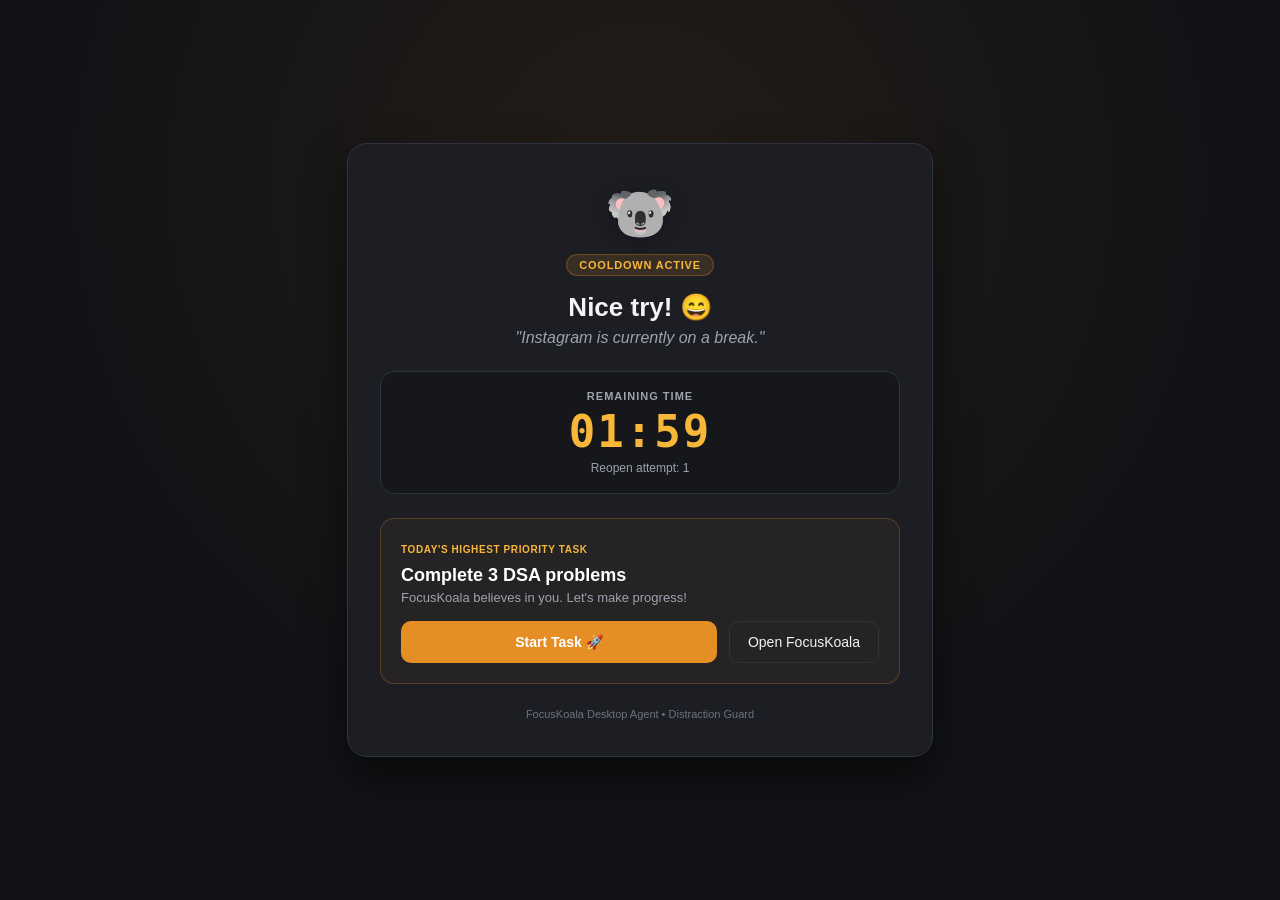
<file: focuskoala/extension/blocked.html>
<!DOCTYPE html>
<html lang="en">
<head>
  <meta charset="UTF-8">
  <meta name="viewport" content="width=device-width, initial-scale=1.0">
  <title>FocusKoala 🐨 — Cooldown Active</title>
  <link rel="stylesheet" href="styles.css">
</head>
<body class="blocked-page">
  <div class="blocked-card">
    <div class="koala-avatar-container">
      <div id="koala-emoji" class="koala-avatar">🐨</div>
      <div id="status-chip" class="status-chip">Cooldown Active</div>
    </div>

    <h1 id="blocked-headline">Nice try! 😄</h1>
    <p id="blocked-quote" class="quote-text">"Instagram is currently on a break."</p>

    <div class="timer-box">
      <div class="timer-label">REMAINING TIME</div>
      <div id="cooldown-timer" class="timer-digits">01:42</div>
      <div id="attempt-info" class="attempt-badge">Attempt 1</div>
    </div>

    <div class="task-redirection-box">
      <div class="task-header">
        <span class="task-badge">TODAY'S HIGHEST PRIORITY TASK</span>
      </div>
      <div id="task-title" class="task-title">Complete 3 DSA problems</div>
      <p id="task-encouragement" class="task-sub">FocusKoala believes in you. Let's make progress!</p>
      
      <div class="action-buttons">
        <button id="start-task-btn" class="btn-primary">Start Task 🚀</button>
        <button id="view-dashboard-btn" class="btn-secondary">Open FocusKoala</button>
      </div>
    </div>

    <footer class="footer-note">
      FocusKoala Desktop Agent &bull; Distraction Guard
    </footer>
  </div>

  <script src="blocked.js"></script>
</body>
</html>
</file>
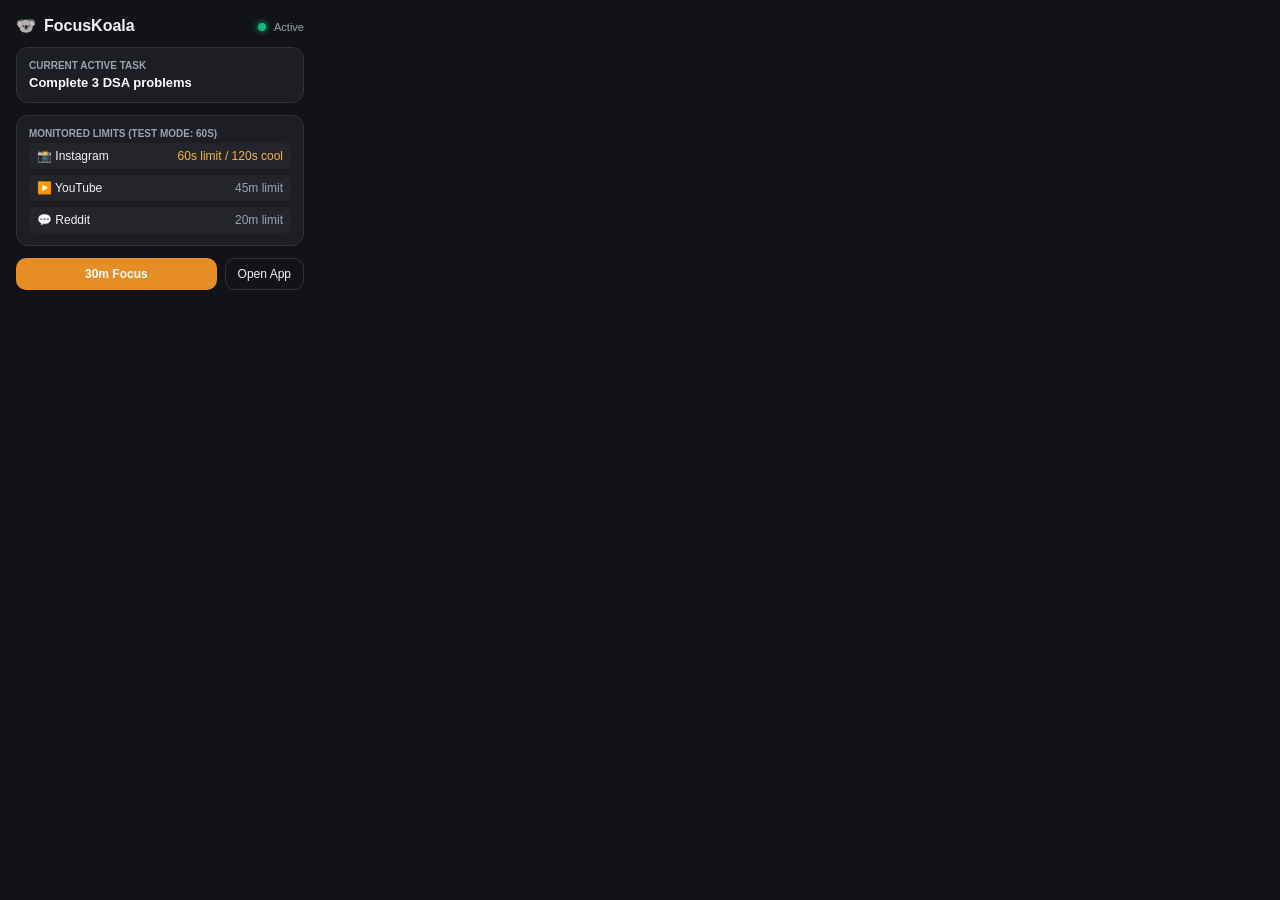
<file: focuskoala/extension/popup.html>
<!DOCTYPE html>
<html lang="en">
<head>
  <meta charset="UTF-8">
  <meta name="viewport" content="width=device-width, initial-scale=1.0">
  <title>FocusKoala Popup</title>
  <link rel="stylesheet" href="styles.css">
  <style>
    body.popup-page {
      width: 320px;
      padding: 16px;
      box-sizing: border-box;
    }
    .header-bar {
      display: flex;
      align-items: center;
      justify-content: space-between;
      margin-bottom: 12px;
    }
    .logo-group {
      display: flex;
      align-items: center;
      gap: 8px;
      font-weight: 700;
      font-size: 16px;
    }
    .status-dot {
      width: 8px;
      height: 8px;
      border-radius: 50%;
      background-color: var(--success);
      display: inline-block;
      box-shadow: 0 0 6px var(--success);
    }
    .card-sm {
      background: var(--card-bg);
      border: 1px solid var(--card-border);
      border-radius: 12px;
      padding: 12px;
      margin-bottom: 12px;
    }
    .card-label {
      font-size: 10px;
      font-weight: 700;
      color: var(--text-muted);
      text-transform: uppercase;
      margin-bottom: 4px;
    }
    .site-list {
      display: flex;
      flex-direction: column;
      gap: 6px;
    }
    .site-item {
      display: flex;
      justify-content: space-between;
      font-size: 12px;
      padding: 6px 8px;
      background: rgba(255, 255, 255, 0.03);
      border-radius: 6px;
    }
  </style>
</head>
<body class="popup-page">
  <div class="header-bar">
    <div class="logo-group">
      <span>🐨</span>
      <span>FocusKoala</span>
    </div>
    <div>
      <span class="status-dot"></span>
      <span style="font-size: 11px; color: #9CA3AF; margin-left: 4px;">Active</span>
    </div>
  </div>

  <div class="card-sm">
    <div class="card-label">CURRENT ACTIVE TASK</div>
    <div id="popup-task" style="font-size: 13px; font-weight: 600; color: #FFF;">Complete 3 DSA problems</div>
  </div>

  <div class="card-sm">
    <div class="card-label">MONITORED LIMITS (TEST MODE: 60s)</div>
    <div class="site-list" id="monitored-list">
      <div class="site-item">
        <span>📸 Instagram</span>
        <span style="color: var(--accent-light);">60s limit / 120s cool</span>
      </div>
      <div class="site-item">
        <span>▶️ YouTube</span>
        <span style="color: var(--text-muted);">45m limit</span>
      </div>
      <div class="site-item">
        <span>💬 Reddit</span>
        <span style="color: var(--text-muted);">20m limit</span>
      </div>
    </div>
  </div>

  <div style="display: flex; gap: 8px;">
    <button id="quick-focus-btn" class="btn-primary" style="font-size: 12px; padding: 8px 12px;">30m Focus</button>
    <button id="open-app-btn" class="btn-secondary" style="font-size: 12px; padding: 8px 12px;">Open App</button>
  </div>

  <script src="popup.js"></script>
</body>
</html>
</file>
<file: focuskoala/extension/styles.css>
/* FocusKoala Extension Styling */
:root {
  --bg-dark: #121316;
  --card-bg: #1C1E24;
  --card-border: #2E333D;
  --accent: #E58E26;
  --accent-light: #F8B739;
  --accent-soft: rgba(229, 142, 38, 0.15);
  --text-main: #F3F4F6;
  --text-muted: #9CA3AF;
  --success: #10B981;
}

body.blocked-page {
  margin: 0;
  padding: 0;
  min-height: 100vh;
  display: flex;
  align-items: center;
  justify-content: center;
  background-color: var(--bg-dark);
  font-family: -apple-system, BlinkMacSystemFont, "Segoe UI", Roboto, "Helvetica Neue", sans-serif;
  color: var(--text-main);
  background-image: radial-gradient(circle at 50% 20%, rgba(229, 142, 38, 0.08) 0%, transparent 60%);
}

.blocked-card {
  width: 90%;
  max-width: 520px;
  background-color: var(--card-bg);
  border: 1px solid var(--card-border);
  border-radius: 20px;
  padding: 36px 32px;
  box-shadow: 0 20px 40px rgba(0, 0, 0, 0.5);
  text-align: center;
  position: relative;
  overflow: hidden;
}

.koala-avatar-container {
  display: flex;
  flex-direction: column;
  align-items: center;
  margin-bottom: 16px;
}

.koala-avatar {
  font-size: 56px;
  filter: drop-shadow(0 4px 10px rgba(0,0,0,0.3));
  animation: koalaBounce 2.5s ease-in-out infinite;
}

@keyframes koalaBounce {
  0%, 100% { transform: translateY(0); }
  50% { transform: translateY(-8px); }
}

.status-chip {
  margin-top: 8px;
  font-size: 11px;
  font-weight: 700;
  letter-spacing: 0.8px;
  text-transform: uppercase;
  color: var(--accent-light);
  background-color: var(--accent-soft);
  padding: 4px 12px;
  border-radius: 100px;
  border: 1px solid rgba(229, 142, 38, 0.3);
}

h1 {
  font-size: 26px;
  font-weight: 700;
  margin: 12px 0 6px 0;
}

.quote-text {
  font-size: 16px;
  color: var(--text-muted);
  margin: 0 0 24px 0;
  font-style: italic;
}

.timer-box {
  background-color: rgba(0, 0, 0, 0.25);
  border: 1px solid var(--card-border);
  border-radius: 14px;
  padding: 18px;
  margin-bottom: 24px;
}

.timer-label {
  font-size: 11px;
  font-weight: 700;
  color: var(--text-muted);
  letter-spacing: 1px;
  text-transform: uppercase;
}

.timer-digits {
  font-size: 44px;
  font-weight: 800;
  font-family: ui-monospace, SFMono-Regular, Menlo, Monaco, Consolas, monospace;
  color: var(--accent-light);
  letter-spacing: 2px;
  margin: 4px 0;
}

.attempt-badge {
  font-size: 12px;
  color: var(--text-muted);
}

.task-redirection-box {
  background: rgba(229, 142, 38, 0.05);
  border: 1px solid rgba(229, 142, 38, 0.25);
  border-radius: 14px;
  padding: 20px;
  margin-bottom: 24px;
  text-align: left;
}

.task-badge {
  font-size: 10px;
  font-weight: 700;
  color: var(--accent-light);
  letter-spacing: 0.6px;
  text-transform: uppercase;
}

.task-title {
  font-size: 18px;
  font-weight: 600;
  color: #FFFFFF;
  margin: 8px 0 4px 0;
}

.task-sub {
  font-size: 13px;
  color: var(--text-muted);
  margin: 0 0 16px 0;
}

.action-buttons {
  display: flex;
  gap: 12px;
}

.btn-primary {
  flex: 1;
  background-color: var(--accent);
  color: #FFFFFF;
  border: none;
  padding: 12px 18px;
  border-radius: 10px;
  font-weight: 600;
  font-size: 14px;
  cursor: pointer;
  transition: all 0.2s ease;
}

.btn-primary:hover {
  background-color: var(--accent-light);
  transform: translateY(-1px);
}

.btn-secondary {
  background: transparent;
  color: var(--text-main);
  border: 1px solid var(--card-border);
  padding: 12px 18px;
  border-radius: 10px;
  font-weight: 500;
  font-size: 14px;
  cursor: pointer;
  transition: all 0.2s ease;
}

.btn-secondary:hover {
  background-color: rgba(255, 255, 255, 0.05);
}

.footer-note {
  font-size: 11px;
  color: #6B7280;
}

/* Extension Popup Style */
body.popup-page {
  width: 340px;
  margin: 0;
  padding: 16px;
  background-color: var(--bg-dark);
  color: var(--text-main);
  font-family: -apple-system, BlinkMacSystemFont, "Segoe UI", Roboto, sans-serif;
}
</file>
